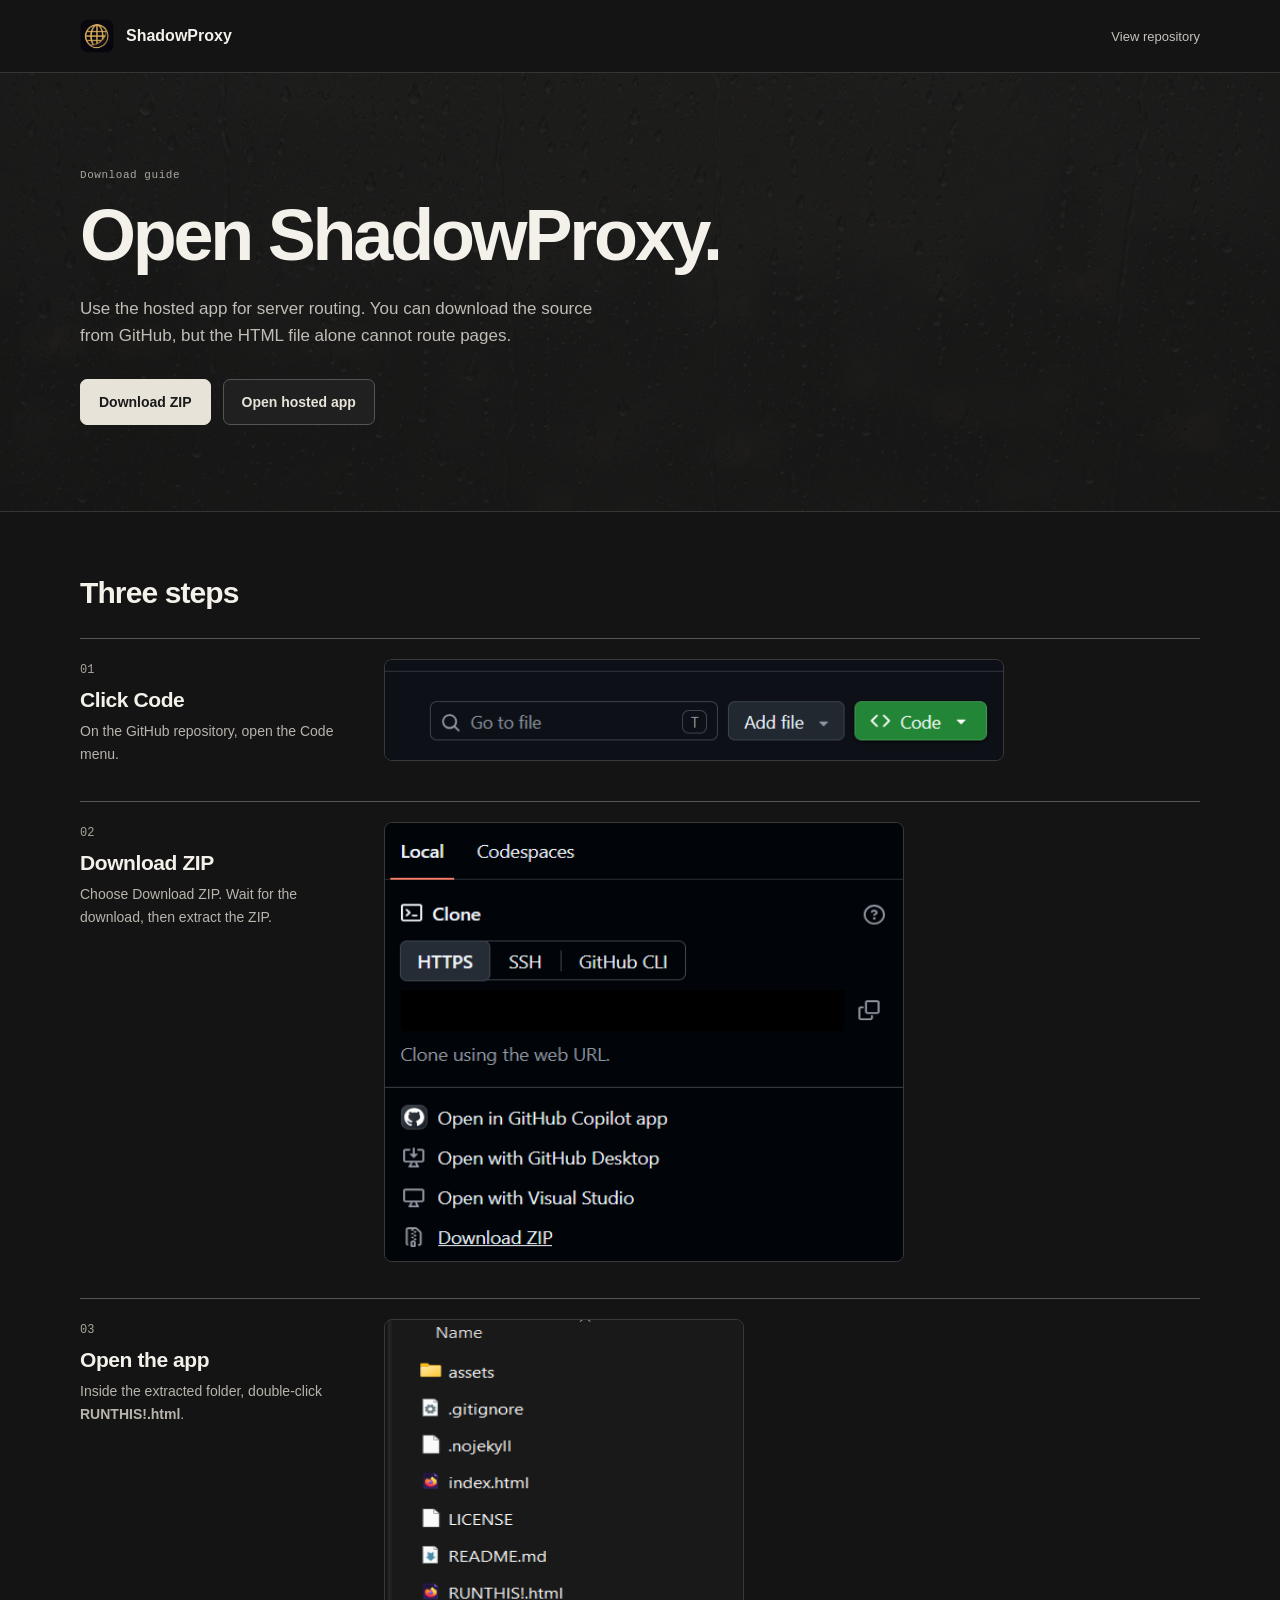
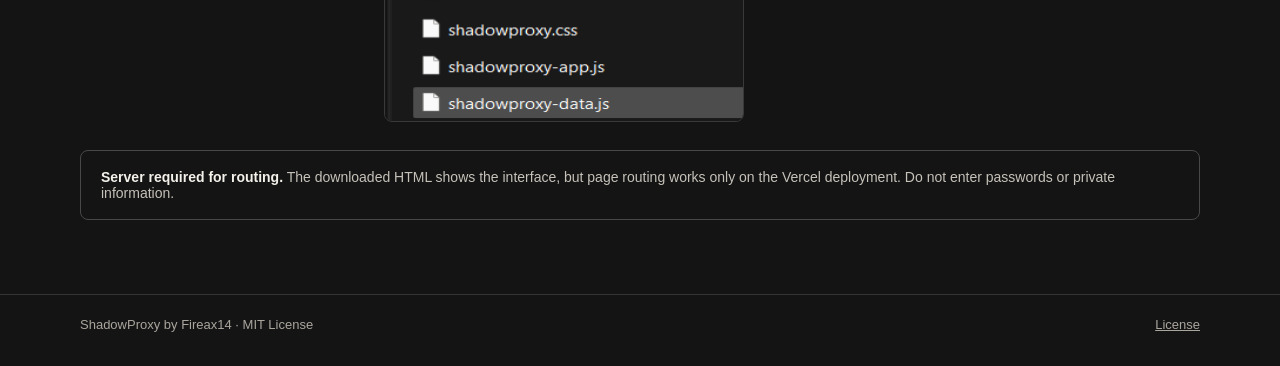
<file: index.html>
<!doctype html>
<html lang="en">
<head>
<meta charset="utf-8">
<meta name="viewport" content="width=device-width, initial-scale=1">
<meta name="description" content="Download and run ShadowProxy from GitHub in three steps.">
<title>Get ShadowProxy</title>
<link rel="icon" type="image/png" href="assets/shadowproxy-icon.png">
<style>
:root{color-scheme:dark;font-family:'IBM Plex Sans',Arial,sans-serif;background:#141414;color:#f4f1eb}
*{box-sizing:border-box}html{scroll-behavior:smooth}body{margin:0;min-height:100vh;background:#141414}a{color:inherit}img{max-width:100%;display:block}.wrap{width:min(1120px,calc(100% - 40px));margin:auto}.site-header{border-bottom:1px solid #353535;background:#141414}.header-inner{min-height:72px;display:flex;align-items:center;justify-content:space-between;gap:20px}.brand{display:flex;align-items:center;gap:12px;text-decoration:none;font-weight:700}.brand img{width:34px;height:34px;border-radius:8px}.header-link{font-size:13px;color:#c6c2ba;text-decoration:none}.header-link:hover{text-decoration:underline}.hero{position:relative;isolation:isolate;overflow:hidden;border-bottom:1px solid #353535}.hero::before{content:"";position:absolute;inset:0;z-index:-1;background:#141414 url('assets/rain-window.webp') center/cover no-repeat;opacity:.13}.hero-inner{padding:94px 0 86px}.eyebrow{margin:0 0 14px;font:500 11px/1.5 'IBM Plex Mono',monospace;letter-spacing:.05em;color:#aaa69e}h1{margin:0;max-width:760px;font-size:clamp(42px,6vw,72px);letter-spacing:-.045em;line-height:1.05}p{line-height:1.6}.intro{max-width:550px;color:#c1bdb6;font-size:17px;margin:22px 0 30px}.actions{display:flex;gap:12px;flex-wrap:wrap}.button{display:inline-flex;justify-content:center;align-items:center;min-height:46px;padding:0 18px;border:1px solid #e8e3d9;border-radius:7px;background:#e8e3d9;color:#191919;text-decoration:none;font-weight:700;font-size:14px}.button.secondary{background:#202020;color:#e8e3d9;border-color:#555}.button:hover{background:#fff;color:#141414}.button.secondary:hover{background:#303030;color:#fff}.steps{padding:64px 0 74px}.steps h2{margin:0 0 28px;font-size:30px;letter-spacing:-.03em}.step-grid{display:grid;gap:36px}.step{display:grid;grid-template-columns:minmax(200px,280px) minmax(0,1fr);align-items:start;gap:24px;border-top:1px solid #555;padding-top:20px}.step .number{font:500 12px 'IBM Plex Mono',monospace;color:#aaa69e}.step h3{margin:11px 0 8px;font-size:21px;letter-spacing:-.02em}.step p{margin:0;color:#b8b4ad;font-size:14px}.step img{width:100%;border:1px solid #393939;border-radius:8px}.step:first-child img{width:min(100%,620px)}.step:nth-child(2) img{width:min(100%,520px)}.step:last-child img{width:min(100%,360px)}.note{margin-top:28px;padding:18px 20px;border:1px solid #484848;border-radius:8px;color:#c6c2ba;font-size:14px}.note strong{color:#f4f1eb}.footer{border-top:1px solid #353535;padding:22px 0 34px;color:#aaa69e;font-size:13px}.footer .wrap{display:flex;gap:16px;justify-content:space-between;flex-wrap:wrap}a:focus-visible{outline:2px solid #fff;outline-offset:4px}@media(max-width:760px){.hero-inner{padding:64px 0}.steps{padding:45px 0}.step-grid{gap:34px}.step{grid-template-columns:1fr;gap:18px}.step img{max-width:640px}}
</style>
</head>
<body>
<header class="site-header"><div class="wrap header-inner"><a class="brand" href="./"><img src="assets/shadowproxy-icon.png" alt="">ShadowProxy</a><a class="header-link" href="https://github.com/fireax14app-source/shadowproxy">View repository</a></div></header>
<main>
<section class="hero"><div class="wrap hero-inner"><p class="eyebrow">Download guide</p><h1>Open ShadowProxy.</h1><p class="intro">Use the hosted app for server routing. You can download the source from GitHub, but the HTML file alone cannot route pages.</p><div class="actions"><a class="button" href="https://github.com/fireax14app-source/shadowproxy/archive/refs/heads/main.zip">Download ZIP</a><a class="button secondary" href="https://shadowproxy-fireax14.vercel.app/RUNTHIS!.html">Open hosted app</a></div></div></section>
<section class="steps"><div class="wrap"><h2>Three steps</h2><div class="step-grid">
<article class="step"><div class="step-copy"><span class="number">01</span><h3>Click Code</h3><p>On the GitHub repository, open the Code menu.</p></div><img src="assets/guide/01-code.png" alt="Redacted GitHub screenshot showing the Code button" loading="lazy" width="620" height="102"></article>
<article class="step"><div class="step-copy"><span class="number">02</span><h3>Download ZIP</h3><p>Choose Download ZIP. Wait for the download, then extract the ZIP.</p></div><img src="assets/guide/02-zip.png" alt="Redacted GitHub screenshot showing Download ZIP in the Code menu" loading="lazy" width="487" height="440"></article>
<article class="step"><div class="step-copy"><span class="number">03</span><h3>Open the app</h3><p>Inside the extracted folder, double-click <strong>RUNTHIS!.html</strong>.</p></div><img src="assets/guide/03-open.png" alt="Redacted file listing showing RUNTHIS!.html" loading="lazy" width="305" height="403"></article>
</div><div class="note"><strong>Server required for routing.</strong> The downloaded HTML shows the interface, but page routing works only on the Vercel deployment. Do not enter passwords or private information.</div></div></section>
</main>
<footer class="footer"><div class="wrap"><span>ShadowProxy by Fireax14 · MIT License</span><a href="LICENSE">License</a></div></footer>
</body>
</html>
</file>
